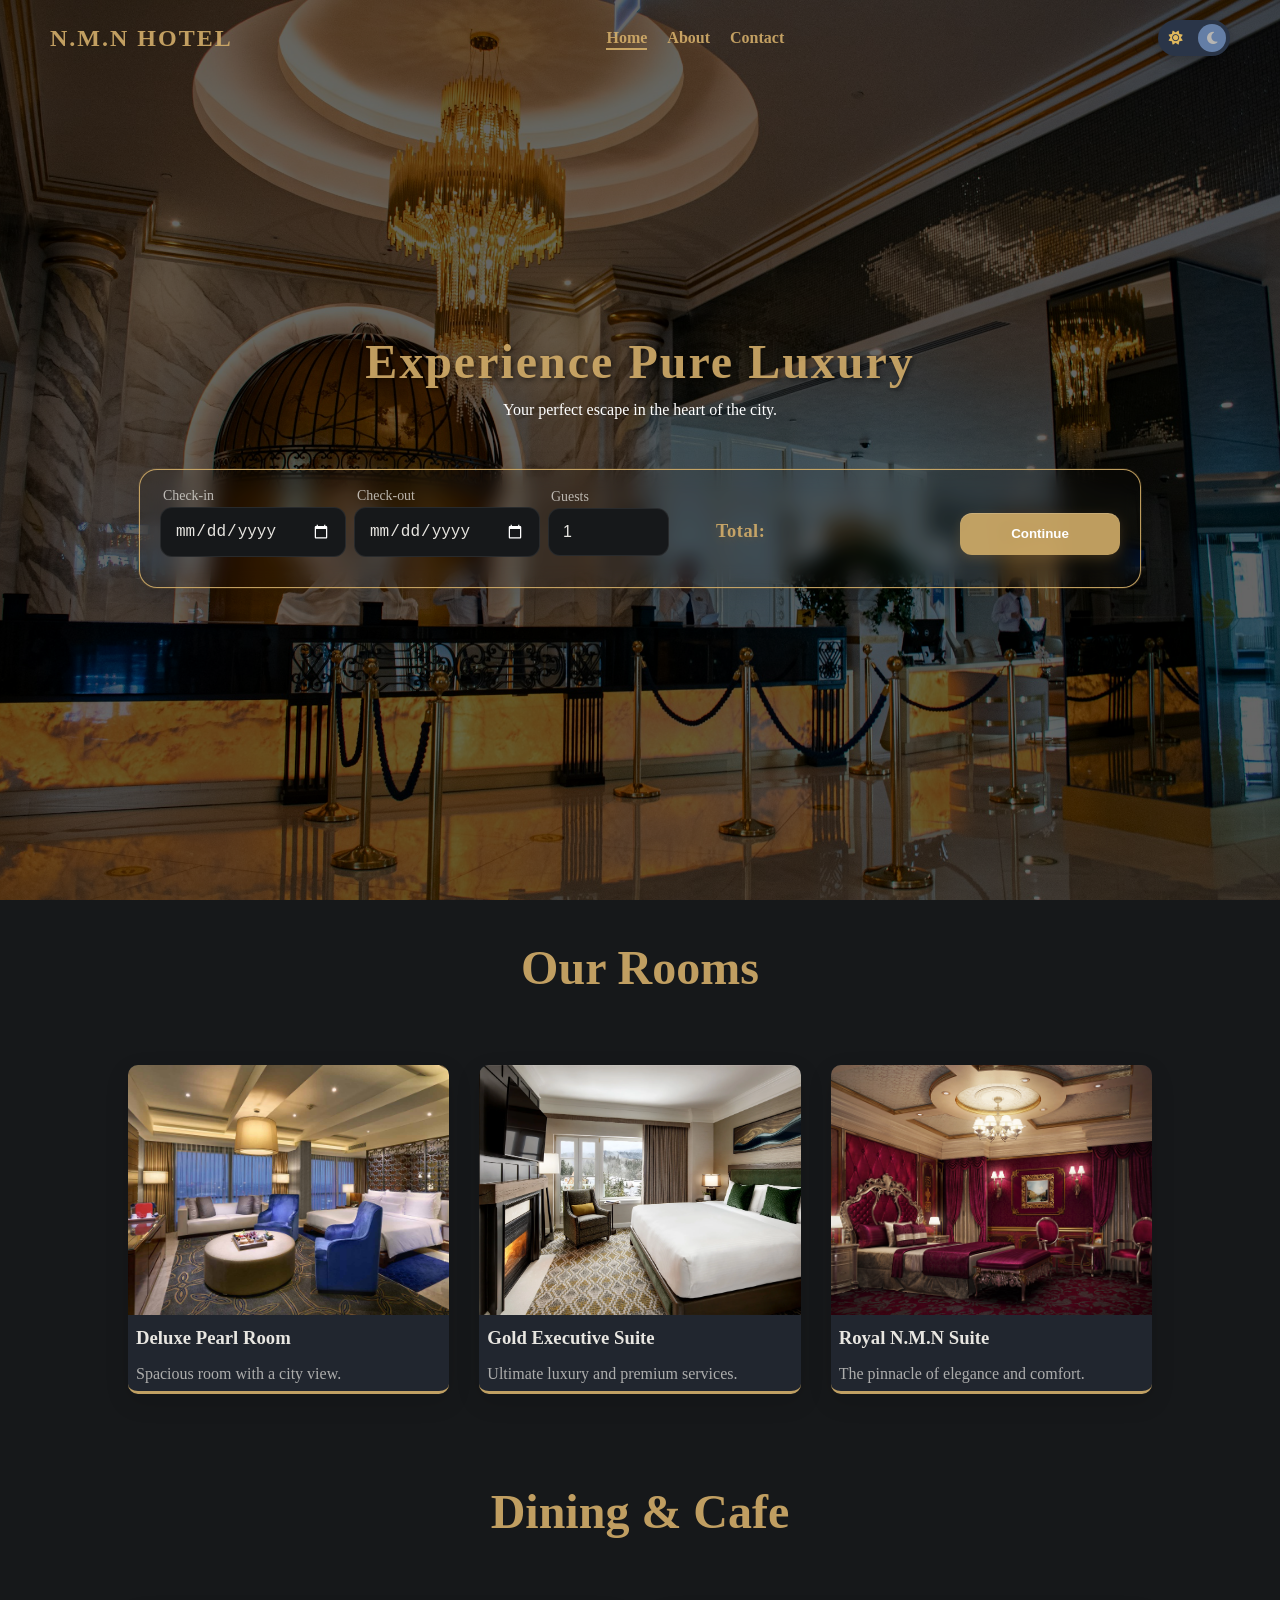
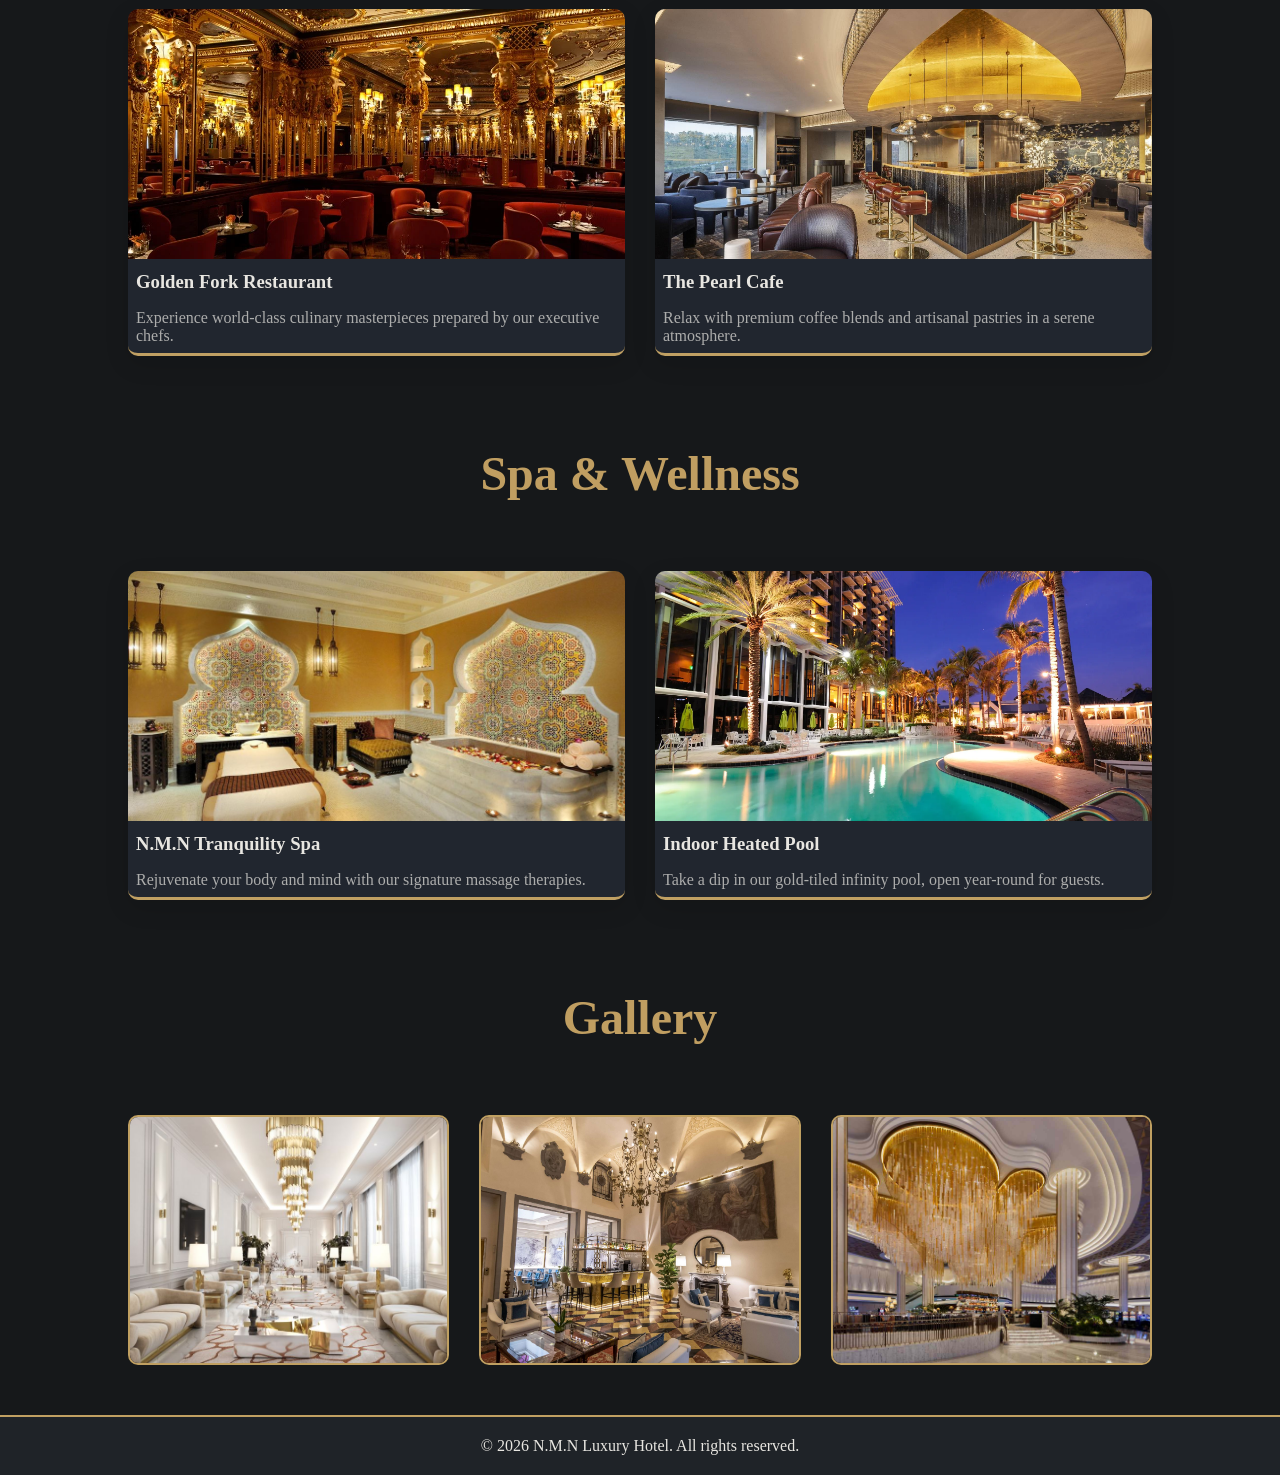
<file: frontend/html/index.html>
<!DOCTYPE html>
<html lang="en">

<head>
    <meta charset="UTF-8">
    <meta name="viewport" content="width=device-width, initial-scale=1.0">
    <title>N.M.N Luxury Hotel</title>
    <link rel="stylesheet" href="https://cdnjs.cloudflare.com/ajax/libs/font-awesome/6.7.2/css/all.min.css">
    <link rel="stylesheet" href="../css/main.css">
    <link rel="icon" type="image/svg+xml" href="../assets/favicon.svg">
</head>

<body>
    <nav id="navbar">
        <div id="progressBar"></div>

        <div class="logo">N.M.N HOTEL</div>
        <ul class="nav-links">
            <li><a class="active" href="index.html">Home</a></li>
            <li><a href="about.html">About</a></li>
            <li><a href="contact.html">Contact</a></li>
        </ul>
        <button id="theme-toggle" aria-label="Toggle theme">
            <i class="fa-solid fa-sun"></i>
            <div class="toggle-thumb"></div>
            <i class="fa-solid fa-moon"></i>
        </button>
    </nav>

    <header class="hero">
        <div class="hero-content fade-in">
            <h1>Experience Pure Luxury</h1>
            <p>Your perfect escape in the heart of the city.</p>
        </div>

        <div class="fade-in">
            <div class="booking-container">
                <form id="bookingForm">
                    <!-- Booking bar (step 1) -->
                    <div class="booking-bar">
                        <div class="input-group">
                            <label for="checkin">Check-in</label>
                            <input type="date" id="checkin" name="checkin" required min="">
                        </div>

                        <div class="input-group">
                            <label for="checkout">Check-out</label>
                            <input type="date" id="checkout" name="checkout" required>
                        </div>

                        <div class="input-group">
                            <label for="guests">Guests</label>
                            <input type="number" id="guests" name="guests" min="1" max="10" value="1" required>
                        </div>

                        <div class="price-display">
                            <span id="totalPrice">Total:</span>
                        </div>

                        <div class="input-group">
                            <button type="button" id="continueBtn" class="btn-gold">Continue</button>
                        </div>
                        <!-- Reserve button (will appear under Continue) -->
                        <button type="submit" id="reserveBtn" class="btn-gold" style="display:none">Book Now</button>
                    </div>

                    <!-- Personal info (step 2) - hidden until Continue -->
                    <div id="personalInfoRow" class="personal-row">
                        <div class="input-group">
                            <input type="text" id="firstName" name="firstName" placeholder="First Name" required>
                        </div>

                        <div class="input-group">
                            <input type="text" id="lastName" name="lastName" placeholder="Last Name" required>
                        </div>

                        <div class="input-group">
                            <input type="text" id="nationalId" name="nationalId" placeholder="National ID" required
                                maxlength="10" pattern="[0-9]{10}">
                        </div>

                        <div class="input-group">
                            <input type="text" id="mobile" name="mobile" placeholder="Mobile Number" required
                                maxlength="11" pattern="[0-9]{11}">
                        </div>

                        <!-- reserve button moved to booking-bar to align under Continue -->
                    </div>
                </form>
            </div>
        </div>
    </header>

    <section class="rooms">
        <h2 class="section-title fade-in">Our Rooms</h2>

        <div class="grid-container">

            <div class="fade-in">
                <div class="card">
                    <img src="../assets/hotel-bg.jpg" alt="Deluxe Room">
                    <h3>Deluxe Pearl Room</h3>
                    <p>Spacious room with a city view.</p>
                </div>
            </div>

            <div class="fade-in">
                <div class="card">
                    <img src="../assets/room2.webp" alt="Suite">
                    <h3>Gold Executive Suite</h3>
                    <p>Ultimate luxury and premium services.</p>
                </div>
            </div>

            <div class="fade-in">
                <div class="card">
                    <img src="../assets/room3.jpg" alt="Royal Room">
                    <h3>Royal N.M.N Suite</h3>
                    <p>The pinnacle of elegance and comfort.</p>
                </div>
            </div>

        </div>
    </section>

    <section class="facilities fade-in">
        <h2 class="section-title">Dining & Cafe</h2>

        <div class="grid-container">

            <div class="fade-in">
                <div class="card">
                    <img src="../assets/restaurant.jpg" alt="Fine Dining">
                    <h3>Golden Fork Restaurant</h3>
                    <p>Experience world-class culinary masterpieces prepared by our executive chefs.</p>
                </div>
            </div>

            <div class="fade-in">
                <div class="card">
                    <img src="../assets/cafe.jpg" alt="Luxury Cafe">
                    <h3>The Pearl Cafe</h3>
                    <p>Relax with premium coffee blends and artisanal pastries in a serene atmosphere.</p>
                </div>
            </div>

        </div>
    </section>

    <section class="facilities fade-in">
        <h2 class="section-title">Spa & Wellness</h2>

        <div class="grid-container">

            <div class="fade-in">
                <div class="card">
                    <img src="../assets/massage.jpg" alt="Spa Massage">
                    <h3>N.M.N Tranquility Spa</h3>
                    <p>Rejuvenate your body and mind with our signature massage therapies.</p>
                </div>
            </div>

            <div class="fade-in">
                <div class="card">
                    <img src="../assets/pool.webp" alt="Indoor Pool">
                    <h3>Indoor Heated Pool</h3>
                    <p>Take a dip in our gold-tiled infinity pool, open year-round for guests.</p>
                </div>
            </div>

        </div>
    </section>

    <section class="gallery">
        <h2 class="section-title fade-in">Gallery</h2>

        <div class="grid-container">
            <img src="../assets/gallery1.jpg" alt="Gallery 1" class="fade-in">
            <img src="../assets/gallery2.jpg" alt="Gallery 2" class="fade-in">
            <img src="../assets/gallery3.jpg" alt="Gallery 3" class="fade-in">
        </div>
    </section>

    <footer class="fade-in">
        <p>&copy; 2026 N.M.N Luxury Hotel. All rights reserved.</p>
    </footer>

    <button id="backToTop" aria-label="Back to top"><i class="fa-solid fa-arrow-up"></i></button>


    <script src="../js/main.js" type="module"></script>
</body>

</html>
</file>
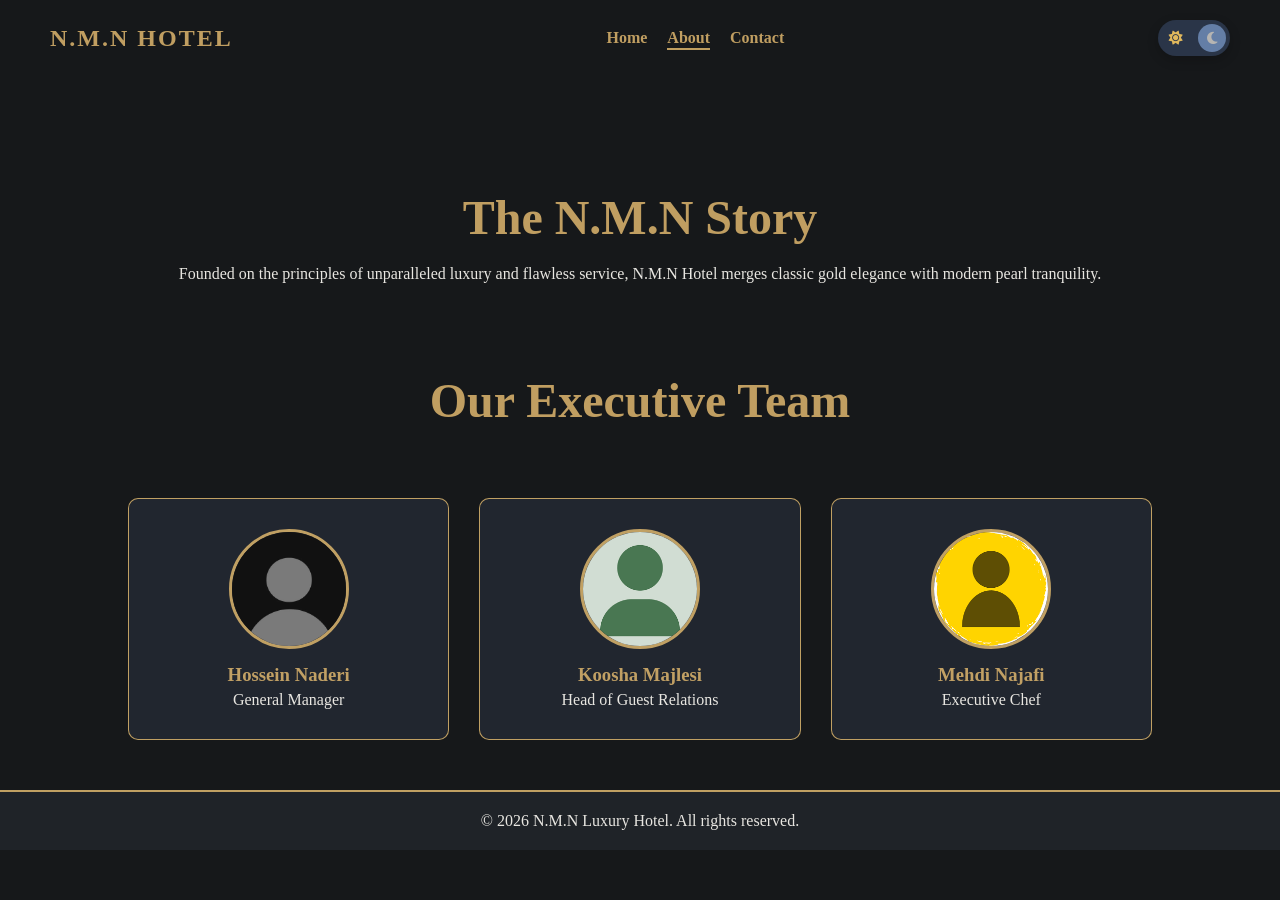
<file: frontend/html/about.html>
<!DOCTYPE html>
<html lang="en">

<head>
    <meta charset="UTF-8">
    <meta name="viewport" content="width=device-width, initial-scale=1.0">
    <title>About Us | N.M.N Hotel</title>
    <link rel="stylesheet" href="../css/main.css">
    <link rel="stylesheet" href="https://cdnjs.cloudflare.com/ajax/libs/font-awesome/6.7.2/css/all.min.css">
    <link rel="icon" type="image/svg+xml" href="../assets/favicon.svg">
</head>

<body>

    <nav id="navbar">
        <div class="logo">N.M.N HOTEL</div>
        <ul class="nav-links">
            <li><a href="index.html">Home</a></li>
            <li><a class="active" href="about.html">About</a></li>
            <li><a href="contact.html">Contact</a></li>
        </ul>
        <button id="theme-toggle" aria-label="Toggle theme">
            <i class="fa-solid fa-sun"></i>
            <div class="toggle-thumb"></div>
            <i class="fa-solid fa-moon"></i>
        </button>
    </nav>

    <section class="about-hero">
        <h1 class="section-title">The N.M.N Story</h1>
        <p>Founded on the principles of unparalleled luxury and flawless service, N.M.N Hotel merges classic gold
            elegance with modern pearl tranquility.</p>
    </section>

    <section class="rooms">
        <h2 class="section-title">Our Executive Team</h2>
        <div class="grid-container">
            <div class="team-card">
                <img src="../assets/hos.webp" alt="Noah Davis">
                <h3>Hossein Naderi</h3>
                <p>General Manager</p>
            </div>
            <div class="team-card">
                <img src="../assets/koo.png" alt="Mia Thompson">
                <h3>Koosha Majlesi</h3>
                <p>Head of Guest Relations</p>
            </div>
            <div class="team-card">
                <img src="../assets/meh.png" alt="Nathan Patel">
                <h3>Mehdi Najafi</h3>
                <p>Executive Chef</p>
            </div>
        </div>
    </section>

    <footer>
        <p>&copy; 2026 N.M.N Luxury Hotel. All rights reserved.</p>
    </footer>

    <script src="../js/main.js" type="module"></script>
</body>

</html>
</file>
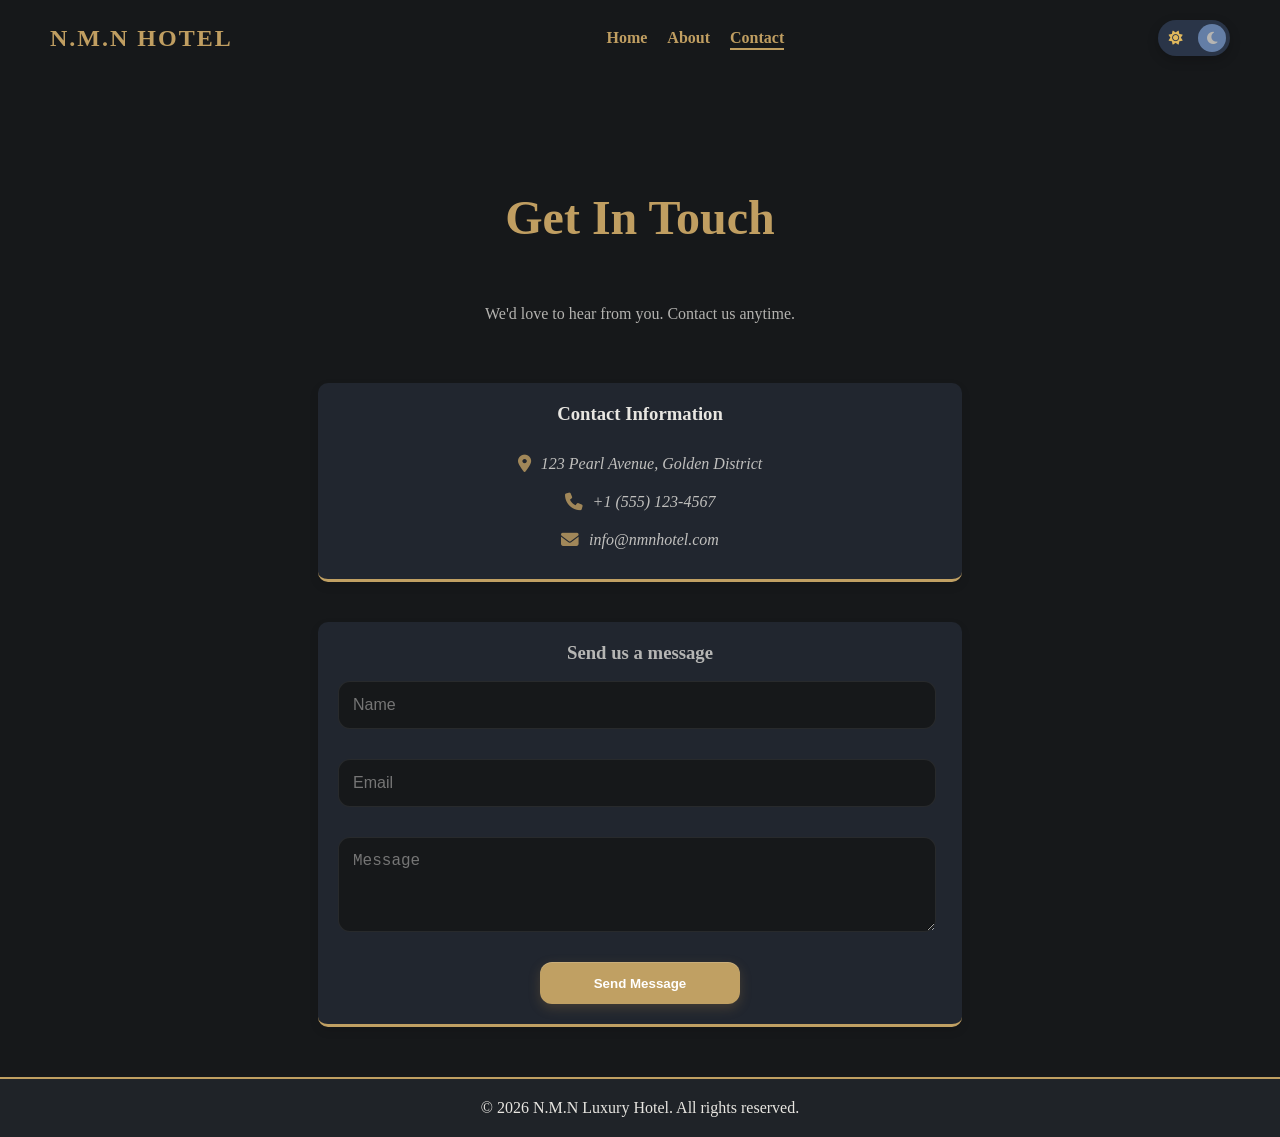
<file: frontend/html/contact.html>
<!DOCTYPE html>
<html lang="en">

<head>
    <meta charset="UTF-8">
    <meta name="viewport" content="width=device-width, initial-scale=1.0">
    <title>Contact Us | N.M.N Hotel</title>
    <link rel="stylesheet" href="../css/main.css">
    <link rel="stylesheet" href="https://cdnjs.cloudflare.com/ajax/libs/font-awesome/6.7.2/css/all.min.css">
    <link rel="icon" type="image/svg+xml" href="../assets/favicon.svg">
</head>

<body>

    <nav id="navbar">
        <div class="logo">N.M.N HOTEL</div>
        <ul class="nav-links">
            <li><a href="index.html">Home</a></li>
            <li><a href="about.html">About</a></li>
            <li><a class="active" href="contact.html">Contact</a></li>
        </ul>
        <button id="theme-toggle" aria-label="Toggle theme">
            <i class="fa-solid fa-sun"></i>
            <div class="toggle-thumb"></div>
            <i class="fa-solid fa-moon"></i>
        </button>
    </nav>

    <section class="contact-container fade-in">
        <h1 class="section-title">Get In Touch</h1>

        <p class="contact-subtitle">
            We'd love to hear from you. Contact us anytime.
        </p>

        <address class="contact-info">
            <h3>Contact Information</h3>

            <p data-copy="123 Pearl Avenue, Golden District">
                <i class="fa-solid fa-location-dot"></i>
                123 Pearl Avenue, Golden District
                <span class="copy-feedback">Copied!</span>
            </p>

            <p data-copy="+1 (555) 123-4567">
                <i class="fa-solid fa-phone"></i>
                +1 (555) 123-4567
                <span class="copy-feedback">Copied!</span>
            </p>

            <p data-copy="info@nmnhotel.com">
                <i class="fa-solid fa-envelope"></i> info@nmnhotel.com
                <span class="copy-feedback">Copied!</span>
            </p>
        </address>

        <div class="contact-form-box">
            <h3>Send us a message</h3>

            <form>
                <div class="input-group">
                    <label for="contactName" class="sr-only">Name</label>
                    <input type="text" id="contactName" name="name" placeholder="Name" required autocomplete="name">
                </div>

                <div class="input-group">
                    <label for="contactEmail" class="sr-only">Email</label>
                    <input type="email" id="contactEmail" name="email" placeholder="Email" required
                        autocomplete="email">
                </div>

                <div class="input-group">
                    <label for="contactMessage" class="sr-only">Message</label>
                    <textarea id="contactMessage" name="message" rows="5" placeholder="Message" required></textarea>
                </div>

                <button type="submit" class="btn-gold">
                    Send Message
                </button>
            </form>
        </div>
    </section>

    <footer>
        <p>&copy; 2026 N.M.N Luxury Hotel. All rights reserved.</p>
    </footer>

    <script src="../js/main.js" type="module"></script>

</body>

</html>
</file>
<file: frontend/css/main.css>
@import url('variables.css');
@import url('layout.css');
@import url('components.css');
@import url('animations.css');
</file>
